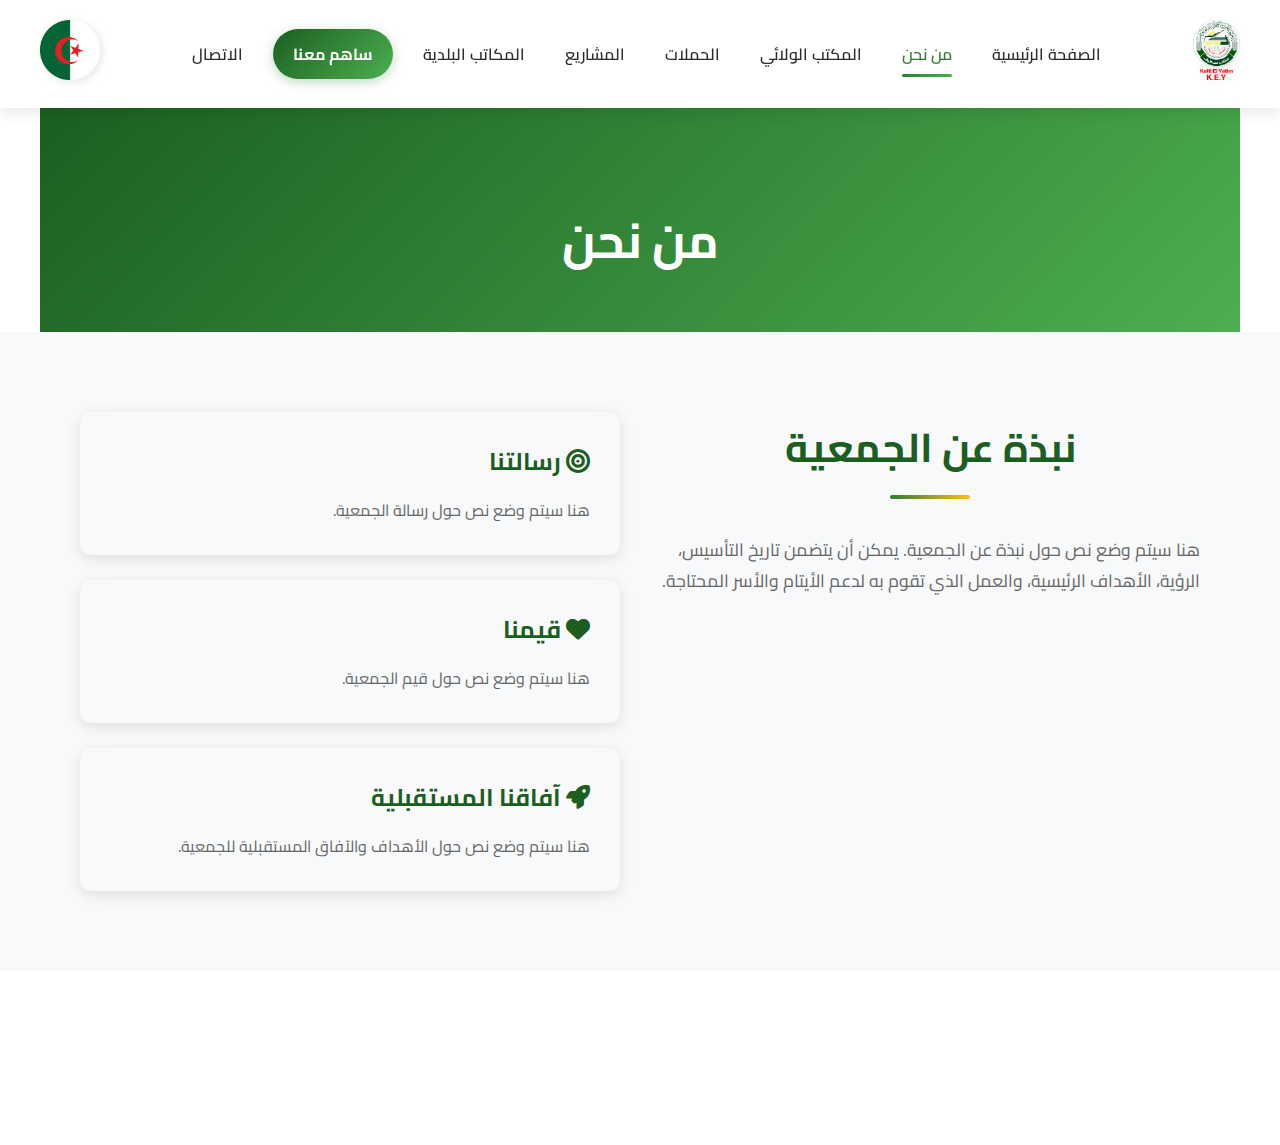
<file: about.html>
<!DOCTYPE html>
<html lang="ar" dir="rtl">
<head>
  <meta charset="UTF-8">
  <meta name="viewport" content="width=device-width, initial-scale=1.0">
  <title>من نحن - الجمعية الخيرية كافل اليتيم</title>
  <link href="https://fonts.googleapis.com/css2?family=Cairo:wght@300;400;600;700&display=swap" rel="stylesheet">
  <link href="https://cdnjs.cloudflare.com/ajax/libs/font-awesome/6.0.0/css/all.min.css" rel="stylesheet">
  <link rel="stylesheet" href="style.css">
</head>
<body>
  <div class="menu-overlay" id="menuOverlay"></div>

  <header class="loading">
    <div class="logo logo-right">
      <img src="images/logo1.png" alt="شعار 01">
    </div>

    <nav class="nav-links">
      <a href="index.html">الصفحة الرئيسية</a>
      <a href="about.html" class="active">من نحن</a>
      <a href="wilaya.html">المكتب الولائي</a>
      <a href="campaigns.html">الحملات</a>
      <a href="projects.html">المشاريع</a>
      <a href="local.html">المكاتب البلدية</a>
      <a href="donate.html" class="btn-donate">ساهم معنا</a>
      <a href="contact.html">الاتصال</a>
    </nav>

    <div class="logo logo-left">
      <img src="images/logo2.png" alt="شعار 02">
    </div>

    <div class="mobile-controls">
      <a href="donate.html" class="btn-donate">ساهم معنا</a>
      <button class="menu-toggle" id="menuToggle">
        <i class="fas fa-bars"></i>
      </button>
    </div>
  </header>

  <div class="mobile-menu" id="mobileMenu">
    <button class="close-menu" id="closeMenu">
      <i class="fas fa-times"></i>
    </button>
    <a href="index.html">الصفحة الرئيسية</a>
    <a href="about.html" class="active">من نحن</a>
    <a href="wilaya.html">المكتب الولائي</a>
    <a href="campaigns.html">الحملات</a>
    <a href="projects.html">المشاريع</a>
    <a href="local.html">المكاتب البلدية</a>
    <a href="donate.html" class="btn-donate">ساهم معنا</a>
    <a href="contact.html">الاتصال</a>
  </div>

  <main>
    <section class="page-header loading">
        <h1>من نحن</h1>
    </section>

    <section id="about-us" class="loading">
        <div class="about-content">
            <div class="about-text">
                <h2>نبذة عن الجمعية</h2>
                <p>هنا سيتم وضع نص حول نبذة عن الجمعية. يمكن أن يتضمن تاريخ التأسيس، الرؤية، الأهداف الرئيسية، والعمل الذي تقوم به لدعم الأيتام والأسر المحتاجة.</p>
            </div>
            <div class="about-sections">
                <div class="about-section-card">
                    <h3><i class="fas fa-bullseye"></i> رسالتنا</h3>
                    <p>هنا سيتم وضع نص حول رسالة الجمعية.</p>
                </div>
                <div class="about-section-card">
                    <h3><i class="fas fa-heart"></i> قيمنا</h3>
                    <p>هنا سيتم وضع نص حول قيم الجمعية.</p>
                </div>
                <div class="about-section-card">
                    <h3><i class="fas fa-rocket"></i> آفاقنا المستقبلية</h3>
                    <p>هنا سيتم وضع نص حول الأهداف والآفاق المستقبلية للجمعية.</p>
                </div>
            </div>
        </div>
    </section>

  </main>

  <footer class="loading">
    <div class="footer-line"></div>
    <p>© 2025 الجمعية الخيرية كافل اليتيم الوطنية - المكتب الولائي سطيف</p>
    <p class="design-credit">من تصميم أبناء الجمعية</p>
  </footer>

  <script src="script.js"></script>
</body>
</html>
</file>
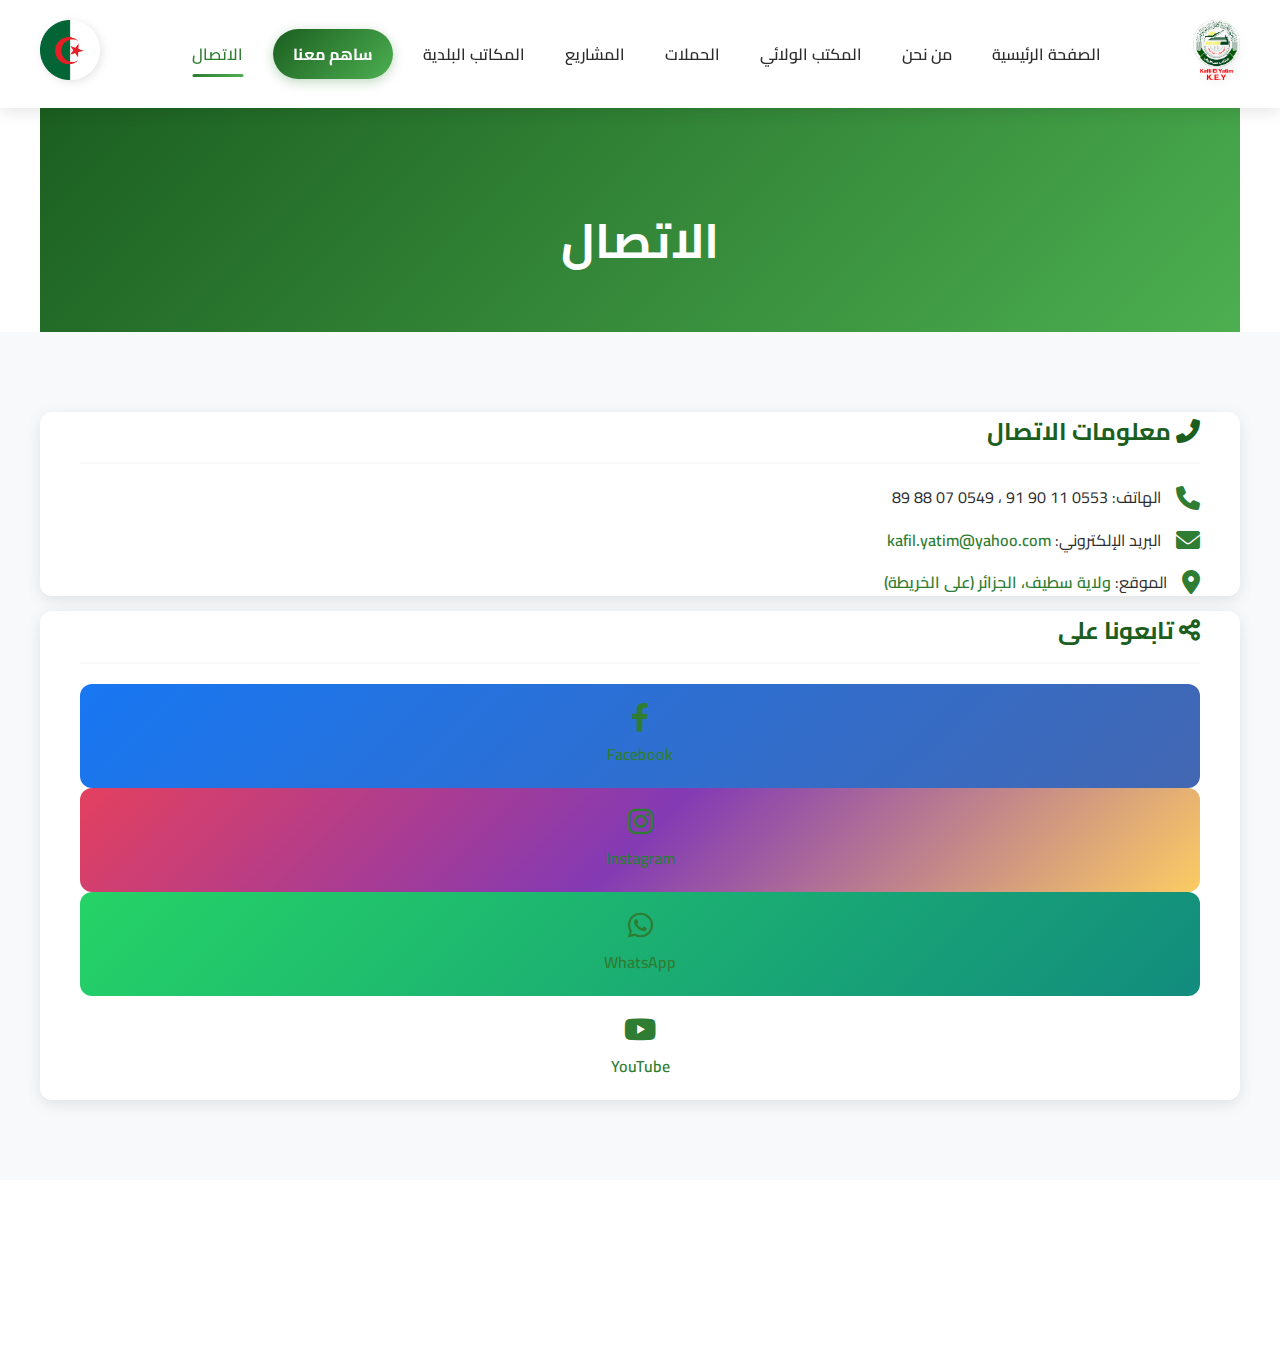
<file: contact.html>
<!DOCTYPE html>
<html lang="ar" dir="rtl">
<head>
  <meta charset="UTF-8">
  <meta name="viewport" content="width=device-width, initial-scale=1.0">
  <title>الاتصال - الجمعية الخيرية كافل اليتيم</title>
  <link href="https://fonts.googleapis.com/css2?family=Cairo:wght@300;400;600;700&display=swap" rel="stylesheet">
  <link href="https://cdnjs.cloudflare.com/ajax/libs/font-awesome/6.0.0/css/all.min.css" rel="stylesheet">
  <link rel="stylesheet" href="style.css">
</head>
<body>
  <div class="menu-overlay" id="menuOverlay"></div>

  <header class="loading">
    <div class="logo logo-right">
      <img src="images/logo1.png" alt="شعار 01">
    </div>

    <nav class="nav-links">
      <a href="index.html">الصفحة الرئيسية</a>
      <a href="about.html">من نحن</a>
      <a href="wilaya.html">المكتب الولائي</a>
      <a href="campaigns.html">الحملات</a>
      <a href="projects.html">المشاريع</a>
      <a href="local.html">المكاتب البلدية</a>
      <a href="donate.html" class="btn-donate">ساهم معنا</a>
      <a href="contact.html" class="active">الاتصال</a>
    </nav>

    <div class="logo logo-left">
      <img src="images/logo2.png" alt="شعار 02">
    </div>

    <div class="mobile-controls">
      <a href="donate.html" class="btn-donate">ساهم معنا</a>
      <button class="menu-toggle" id="menuToggle">
        <i class="fas fa-bars"></i>
      </button>
    </div>
  </header>

  <div class="mobile-menu" id="mobileMenu">
    <button class="close-menu" id="closeMenu">
      <i class="fas fa-times"></i>
    </button>
    <a href="index.html">الصفحة الرئيسية</a>
    <a href="about.html">من نحن</a>
    <a href="wilaya.html">المكتب الولائي</a>
    <a href="campaigns.html">الحملات</a>
    <a href="projects.html">المشاريع</a>
    <a href="local.html">المكاتب البلدية</a>
    <a href="donate.html" class="btn-donate">ساهم معنا</a>
    <a href="contact.html" class="active">الاتصال</a>
  </div>

  <main>
    <section class="page-header loading">
        <h1>الاتصال</h1>
    </section>

    <section id="contact-page" class="loading">
        <div class="contact-section">
            <h3><i class="fas fa-phone-alt"></i> معلومات الاتصال</h3>
            <ul class="contact-info-list">
                <li><i class="fas fa-phone"></i> <span>الهاتف: 0553 11 90 91 ، 0549 07 88 89</span></li>
                <li><i class="fas fa-envelope"></i> <span>البريد الإلكتروني: <a href="mailto:kafil.yatim@yahoo.com">kafil.yatim@yahoo.com</a></span></li>
                <li><i class="fas fa-map-marker-alt"></i> <span>الموقع: <a href="https://maps.google.com/?q=Setif,Algeria" target="_blank">ولاية سطيف، الجزائر (على الخريطة)</a></span></li>
            </ul>
        </div>

        <div class="contact-section">
            <h3><i class="fas fa-share-alt"></i> تابعونا على</h3>
            <div class="social-links-list">
                <a href="https://facebook.com" target="_blank" class="social-link facebook">
                    <i class="fab fa-facebook-f"></i>
                    <span>Facebook</span>
                </a>
                <a href="https://instagram.com" target="_blank" class="social-link instagram">
                    <i class="fab fa-instagram"></i>
                    <span>Instagram</span>
                </a>
                <a href="https://wa.me/213553119091" target="_blank" class="social-link whatsapp">
                    <i class="fab fa-whatsapp"></i>
                    <span>WhatsApp</span>
                </a>
                <a href="https://youtube.com" target="_blank" class="social-link youtube">
                    <i class="fab fa-youtube"></i>
                    <span>YouTube</span>
                </a>
            </div>
        </div>
    </section>
  </main>

  <footer class="loading">
    <div class="footer-line"></div>
    <p>© 2025 الجمعية الخيرية كافل اليتيم الوطنية - المكتب الولائي سطيف</p>
    <p class="design-credit">من تصميم أبناء الجمعية</p>
  </footer>

  <script src="script.js"></script>
</body>
</html>
</file>
<file: style.css>
:root {
  --primary-color: #2e7d32;
  --primary-light: #4caf50;
  --primary-dark: #1b5e20;
  --secondary-color: #ff7043;
  --accent-color: #ffc107;
  --text-dark: #2c2c2c;
  --text-light: #666;
  --background-light: #f8f9fa;
  --white: #ffffff;
  --shadow: 0 4px 15px rgba(0,0,0,0.1);
  --shadow-hover: 0 8px 25px rgba(0,0,0,0.15);
  --border-radius: 12px;
  --transition: all 0.3s cubic-bezier(0.4, 0, 0.2, 1);
}

* {
  margin: 0;
  padding: 0;
  box-sizing: border-box;
}

body {
  font-family: 'Cairo', sans-serif;
  background: var(--white);
  color: var(--text-dark);
  line-height: 1.7;
  overflow-x: hidden;
  direction: rtl;
  text-align: right;
}

/* تحسين الهيدر */
header {
  display: flex;
  align-items: center;
  justify-content: space-between;
  background: var(--white);
  padding: 20px 40px;
  position: fixed;
  top: 0;
  left: 0;
  right: 0;
  box-shadow: var(--shadow);
  z-index: 1000;
  backdrop-filter: blur(10px);
  transition: var(--transition);
}

.logo img {
  height: 60px;
  transition: var(--transition);
  filter: drop-shadow(2px 2px 4px rgba(0,0,0,0.1));
}

.logo img:hover {
  transform: scale(1.05);
}

.logo-right { order: 1; }
.nav-links { order: 2; flex: 1; text-align: center; }
.logo-left { order: 3; }

.nav-links a {
  margin: 0 18px;
  text-decoration: none;
  color: var(--text-dark);
  font-weight: 600;
  font-size: 16px;
  position: relative;
  transition: var(--transition);
}

.nav-links a::before {
  content: '';
  position: absolute;
  bottom: -8px;
  left: 50%;
  transform: translateX(-50%);
  width: 0;
  height: 3px;
  background: linear-gradient(90deg, var(--primary-color), var(--primary-light));
  border-radius: 2px;
  transition: var(--transition);
}

.nav-links a:hover::before,
.nav-links a.active::before {
  width: 100%;
}

.nav-links a:hover,
.nav-links a.active {
  color: var(--primary-color);
}

.nav-links .btn-donate {
  background: linear-gradient(135deg, var(--primary-dark), var(--primary-light));
  color: var(--white) !important;
  padding: 10px 20px;
  border-radius: 25px;
  font-weight: 700;
  text-decoration: none;
  box-shadow: 0 3px 12px rgba(46, 125, 50, 0.3);
  transition: var(--transition);
  position: relative;
  overflow: hidden;
  margin: 0 8px;
}

.nav-links .btn-donate::before {
  content: '';
  position: absolute;
  top: 0;
  left: -100%;
  width: 100%;
  height: 100%;
  background: linear-gradient(90deg, transparent, rgba(255,255,255,0.2), transparent);
  transition: var(--transition);
}

.nav-links .btn-donate:hover::before {
  left: 100%;
}

.nav-links .btn-donate:hover {
  transform: translateY(-2px);
  box-shadow: 0 6px 20px rgba(46, 125, 50, 0.4);
}

/* منع التأثيرات العادية للروابط على زر ساهم معنا في القائمة الرئيسية */
.nav-links .btn-donate::after {
  display: none;
}

/* زر ساهم معنا في الهاتف المحمول */
.mobile-controls .btn-donate {
  background: linear-gradient(135deg, var(--primary-dark), var(--primary-light));
  color: var(--white) !important;
  padding: 10px 18px;
  border-radius: 25px;
  font-weight: 700;
  text-decoration: none;
  box-shadow: 0 3px 12px rgba(46, 125, 50, 0.3);
  transition: var(--transition);
  font-size: 14px;
}

/* إضافة مساحة للهيدر الثابت */
main {
  margin-top: 100px;
}

/* تحسين الأقسام */
section {
  padding: 80px 40px;
  max-width: 1200px;
  margin: 0 auto;
  animation: fadeInUp 0.8s ease-out;
}

@keyframes fadeInUp {
  from {
    opacity: 0;
    transform: translateY(30px);
  }
  to {
    opacity: 1;
    transform: translateY(0);
  }
}

section:nth-child(even) {
  background: var(--background-light);
  margin: 0;
  max-width: none;
  padding: 80px 0;
}

section:nth-child(even) > * {
  max-width: 1200px;
  margin: 0 auto;
  padding: 0 40px;
}

h2 {
  font-size: 2.5rem;
  font-weight: 700;
  color: var(--primary-dark);
  text-align: center;
  margin-bottom: 50px;
  position: relative;
}

h2::after {
  content: '';
  position: absolute;
  bottom: -15px;
  left: 50%;
  transform: translateX(-50%);
  width: 80px;
  height: 4px;
  background: linear-gradient(90deg, var(--primary-color), var(--accent-color));
  border-radius: 2px;
}

/* زيادة المسافة أسفل عنوان "الحملات" */
#campaigns h2 {
  margin-bottom: 70px;
}

/* تحسين قائمة الأخبار */
#news-list {
  list-style: none;
  display: grid;
  gap: 20px;
}

#news-list li {
  background: var(--white);
  padding: 25px;
  border-radius: var(--border-radius);
  box-shadow: var(--shadow);
  transition: var(--transition);
  border-right: 4px solid var(--primary-color);
  position: relative;
  overflow: hidden;
}

#news-list li::before {
  content: '\f1ea';
  font-family: "Font Awesome 6 Free";
  font-weight: 900;
  position: absolute;
  top: 20px;
  left: 20px;
  color: var(--primary-light);
  font-size: 1.2rem;
}

#news-list li:hover {
  transform: translateY(-5px);
  box-shadow: var(--shadow-hover);
}

/* تنسيق الحملات والمشاريع الجديدة */
.campaigns-grid {
  display: grid;
  grid-template-columns: repeat(auto-fit, minmax(450px, 1fr));
  gap: 30px;
}

.campaign-card {
  display: flex;
  background: var(--white);
  border-radius: var(--border-radius);
  box-shadow: var(--shadow);
  overflow: hidden;
  transition: var(--transition);
  direction: rtl;
}

.campaign-card:hover {
  transform: translateY(-8px);
  box-shadow: var(--shadow-hover);
}

.campaign-card a {
    text-decoration: none;
    color: inherit;
}

.campaign-card .card-image {
  flex-shrink: 0;
  width: 200px;
  height: auto;
  overflow: hidden;
}

.campaign-card .card-image img {
  width: 100%;
  height: auto;
  border-radius: var(--border-radius) 0 0 var(--border-radius);
  object-fit: cover;
}

.campaign-card .card-content {
  padding: 25px;
  display: flex;
  flex-direction: column;
  justify-content: flex-start;
  flex-grow: 1;
}

.campaign-card h3 {
  font-size: 1.4rem;
  font-weight: 700;
  color: var(--primary-dark);
  margin-bottom: 15px;
}

.campaign-card p {
  color: var(--text-light);
  line-height: 1.6;
}

/* تنسيق زر "تعرف على المزيد" */
.btn-more {
  display: inline-block;
  background: var(--primary-color);
  color: var(--white);
  padding: 8px 15px;
  border-radius: 25px;
  text-decoration: none;
  font-weight: 600;
  transition: var(--transition);
  margin-top: 15px;
  border: 2px solid var(--primary-color);
  position: relative;
  overflow: hidden;
}

.btn-more::before {
  content: '';
  position: absolute;
  top: 0;
  left: -100%;
  width: 100%;
  height: 100%;
  background: linear-gradient(90deg, transparent, rgba(255,255,255,0.2), transparent);
  transition: left 0.4s ease-in-out;
}

.btn-more:hover {
  background: var(--primary-dark);
  border-color: var(--primary-dark);
  transform: translateY(-2px);
  box-shadow: 0 4px 15px rgba(0,0,0,0.1);
}

.btn-more:hover::before {
  left: 100%;
}

/* تصميم المشاريع الجديد */
.projects-container {
    display: flex;
    flex-wrap: wrap;
    justify-content: center;
    gap: 15px;
    margin-top: 50px;
}

.project-card-new {
    flex-grow: 1;
    display: flex;
    align-items: center;
    justify-content: center;
    gap: 10px;
    background-color: var(--primary-light);
    color: var(--white);
    padding: 20px 30px;
    border-radius: 10px;
    box-shadow: var(--shadow);
    text-decoration: none;
    font-size: 1.2rem;
    font-weight: 600;
    transition: var(--transition);
    min-width: 250px;
}

.project-card-new:hover {
    background-color: var(--primary-dark);
    transform: translateY(-5px);
    box-shadow: var(--shadow-hover);
}

.project-card-new i {
    font-size: 1.8rem;
}

.suggest-idea-box {
    flex-grow: 1;
    display: flex;
    align-items: center;
    justify-content: center;
    min-width: 250px;
}

.suggest-idea-box a {
    display: flex;
    align-items: center;
    justify-content: center;
    gap: 10px;
    background-color: var(--white);
    color: var(--primary-color);
    padding: 20px 30px;
    border: 2px solid var(--primary-color);
    border-radius: 10px;
    box-shadow: var(--shadow);
    text-decoration: none;
    font-size: 1.2rem;
    font-weight: 600;
    width: 100%;
    height: 100%;
    transition: var(--transition);
}

.suggest-idea-box a:hover {
    background-color: var(--primary-light);
    color: var(--white);
    transform: translateY(-5px);
    box-shadow: var(--shadow-hover);
}

/* تصميم الإحصائيات الجديد */
.stats-grid-new {
    display: grid;
    grid-template-columns: repeat(auto-fit, minmax(280px, 1fr));
    gap: 25px;
    margin-top: 50px;
    text-align: center;
}

.stat-item-new {
    background: var(--background-light);
    padding: 30px;
    border-radius: var(--border-radius);
    box-shadow: var(--shadow);
    border-bottom: 5px solid var(--primary-color);
    transition: var(--transition);
}

.stat-item-new:hover {
    transform: translateY(-5px);
    box-shadow: var(--shadow-hover);
}

.stat-item-new i {
    font-size: 2.5rem;
    color: var(--primary-color);
    margin-bottom: 15px;
}

.stat-item-new h3 {
    font-size: 2.8rem;
    font-weight: 700;
    color: var(--primary-dark);
    margin: 0;
}

.stat-item-new p {
    font-size: 1rem;
    color: var(--text-light);
    margin-top: 5px;
}

/* قسم التطوع */
#volunteer {
  background: linear-gradient(135deg, var(--primary-dark), var(--primary-color));
  color: var(--white);
  text-align: center;
  border-radius: var(--border-radius);
  position: relative;
  overflow: hidden;
}

#volunteer::before {
  content: '';
  position: absolute;
  top: 0;
  left: 0;
  right: 0;
  bottom: 0;
  background: url('data:image/svg+xml,<svg xmlns="http://www.w3.org/2000/svg" viewBox="0 0 100 100"><defs><pattern id="grain" width="100" height="100" patternUnits="userSpaceOnUse"><circle cx="25" cy="25" r="1" fill="white" opacity="0.1"/><circle cx="75" cy="75" r="1" fill="white" opacity="0.1"/></pattern></defs><rect width="100" height="100" fill="url(%23grain)"/></svg>');
  opacity: 0.1;
}

#volunteer h2 {
  color: var(--white);
}

#volunteer h2::after {
  background: var(--white);
}

#volunteer p {
  font-size: 1.3rem;
  margin-bottom: 40px;
  position: relative;
  z-index: 1;
}

/* معلومات الاتصال */
#contact-info {
  background: var(--background-light);
}

.contact-grid {
  display: grid;
  grid-template-columns: 1fr 1fr;
  gap: 40px;
  margin: 40px 0;
}

/* مربع الحسابات البنكية */
.bank-accounts-box {
  background: var(--white);
  padding: 30px;
  border-radius: var(--border-radius);
  box-shadow: var(--shadow);
  border-right: 5px solid var(--primary-color);
}

.bank-accounts-box h3 {
  color: var(--primary-dark);
  font-size: 1.4rem;
  margin-bottom: 25px;
  text-align: center;
  border-bottom: 2px solid var(--background-light);
  padding-bottom: 15px;
}

.bank-item {
  display: flex;
  align-items: center;
  gap: 20px;
  margin-bottom: 25px;
  padding: 20px;
  background: var(--background-light);
  border-radius: 10px;
  transition: var(--transition);
}

.bank-item:hover {
  transform: translateY(-3px);
  box-shadow: 0 5px 15px rgba(0,0,0,0.1);
}

.bank-logo img {
  width: 80px;
  height: 50px;
  object-fit: contain;
  border-radius: 6px;
  background: var(--white);
  padding: 5px;
}

.bank-details {
  flex: 1;
}

.bank-name {
  font-weight: 600;
  color: var(--text-dark);
  margin-bottom: 5px;
  font-size: 1.1rem;
}

.account-number {
  font-family: 'Courier New', monospace;
  font-size: 1.2rem;
  font-weight: 700;
  color: var(--primary-color);
  background: var(--white);
  padding: 8px 12px;
  border-radius: 6px;
  border: 2px dashed var(--primary-light);
  letter-spacing: 2px;
}

/* مربع الموقع والتواصل */
.location-social-box {
  background: var(--white);
  padding: 30px;
  border-radius: var(--border-radius);
  box-shadow: var(--shadow);
  border-left: 5px solid var(--secondary-color);
}

.location-section {
  margin-bottom: 30px;
}

.location-section h3,
.social-section h3 {
  color: var(--primary-dark);
  font-size: 1.4rem;
  margin-bottom: 20px;
  display: flex;
  align-items: center;
  gap: 10px;
}

.address {
  font-size: 1.1rem;
  color: var(--text-light);
  margin-bottom: 20px;
  padding: 10px 15px;
  background: var(--background-light);
  border-radius: 8px;
}

.map-link {
  display: block;
  text-decoration: none;
  border-radius: 10px;
  overflow: hidden;
  transition: var(--transition);
  position: relative;
  margin-bottom: 20px;
}

.map-link:hover {
  transform: scale(1.02);
  box-shadow: 0 8px 20px rgba(0,0,0,0.15);
}

.map-link img {
  width: 100%;
  height: 120px;
  object-fit: cover;
}

.map-link span {
  position: absolute;
  bottom: 0;
  left: 0;
  right: 0;
  background: linear-gradient(transparent, rgba(0,0,0,0.7));
  color: var(--white);
  padding: 15px;
  font-weight: 600;
  text-align: center;
}

.phone {
  font-size: 1.1rem;
  font-weight: 600;
  color: var(--primary-color);
  background: var(--background-light);
  padding: 12px 15px;
  border-radius: 8px;
  text-align: center;
}

/* شبكات التواصل */
.social-links {
  display: grid;
  grid-template-columns: repeat(3, 1fr);
  gap: 15px;
}

.social-link {
  display: flex;
  flex-direction: column;
  align-items: center;
  gap: 8px;
  padding: 20px 15px;
  border-radius: 12px;
  text-decoration: none;
  color: var(--white);
  font-weight: 600;
  transition: var(--transition);
  position: relative;
  overflow: hidden;
}

.social-link::before {
  content: '';
  position: absolute;
  top: 0;
  left: -100%;
  width: 100%;
  height: 100%;
  background: linear-gradient(90deg, transparent, rgba(255,255,255,0.2), transparent);
  transition: var(--transition);
}

.social-link:hover::before {
  left: 100%;
}

.social-link:hover {
  transform: translateY(-5px);
  box-shadow: 0 8px 20px rgba(0,0,0,0.3);
}

.social-link i {
  font-size: 1.8rem;
}

.social-link.facebook {
  background: linear-gradient(135deg, #1877f2, #4267b2);
}

.social-link.instagram {
  background: linear-gradient(135deg, #e4405f, #833ab4, #fccc63);
}

.social-link.whatsapp {
  background: linear-gradient(135deg, #25d366, #128c7e);
}

/* معلومات إضافية */
.additional-info {
  text-align: center;
  margin-top: 30px;
  padding-top: 30px;
  border-top: 2px solid var(--primary-light);
}

.additional-info p {
  font-size: 1.1rem;
  color: var(--text-light);
}

.additional-info a {
  color: var(--primary-color);
  text-decoration: none;
  font-weight: 600;
  transition: var(--transition);
}

.additional-info a:hover {
  color: var(--primary-dark);
  text-decoration: underline;
}

/* الفوتر */
footer {
  background: var(--primary-dark);
  color: var(--white);
  text-align: center;
  padding: 30px 40px;
  position: relative;
}

.footer-line {
  width: 100px;
  height: 3px;
  background: linear-gradient(90deg, var(--accent-color), var(--primary-light));
  margin: 0 auto 20px;
  border-radius: 2px;
}

.design-credit {
  font-size: 0.9rem;
  color: rgba(255,255,255,0.7);
  margin-top: 10px;
}

/* الهاتف المحمول - عناصر التحكم */
.mobile-controls {
  display: none;
  gap: 15px;
  align-items: center;
}

.menu-toggle {
  background: var(--primary-color);
  border: none;
  font-size: 20px;
  color: var(--white);
  padding: 10px 15px;
  border-radius: 8px;
  cursor: pointer;
  transition: var(--transition);
}

.menu-toggle:hover {
  background: var(--primary-dark);
  transform: scale(1.05);
}

.mobile-menu {
  position: fixed;
  top: 0;
  right: -100%;
  width: 70%;
  height: 100vh;
  background: var(--white);
  box-shadow: -8px 0 25px rgba(0,0,0,0.15);
  display: flex;
  flex-direction: column;
  padding: 30px;
  transition: right 0.4s cubic-bezier(0.4, 0, 0.2, 1);
  z-index: 2000;
}

.mobile-menu.active {
  right: 0;
}

.mobile-menu a {
  margin: 15px 0;
  text-decoration: none;
  color: var(--text-dark);
  font-weight: 600;
  font-size: 1.1rem;
  padding: 15px 20px;
  border-radius: 8px;
  transition: var(--transition);
}

.mobile-menu a:hover,
.mobile-menu a.active {
  background: var(--background-light);
  color: var(--primary-color);
}

.close-menu {
  align-self: flex-end;
  background: none;
  border: none;
  font-size: 28px;
  cursor: pointer;
  margin-bottom: 30px;
  color: var(--text-dark);
  transition: var(--transition);
}

.close-menu:hover {
  color: var(--primary-color);
  transform: rotate(90deg);
}

/* القائمة المنسدلة - زر ساهم معنا */
.mobile-menu .btn-donate {
  background: linear-gradient(135deg, var(--primary-dark), var(--primary-light));
  color: var(--white) !important;
  text-align: center;
  border-radius: 25px;
  margin: 20px 0;
  padding: 12px 20px;
  font-weight: 700;
  box-shadow: 0 4px 15px rgba(46, 125, 50, 0.3);
}

.mobile-menu .btn-donate:hover {
  background: linear-gradient(135deg, var(--primary-color), var(--primary-light));
  transform: translateY(-2px);
  box-shadow: 0 6px 20px rgba(46, 125, 50, 0.4);
}

/* Overlay للقائمة */
.menu-overlay {
  position: fixed;
  top: 0;
  left: 0;
  right: 0;
  bottom: 0;
  background: rgba(0,0,0,0.5);
  opacity: 0;
  visibility: hidden;
  transition: var(--transition);
  z-index: 1500;
}

.menu-overlay.active {
  opacity: 1;
  visibility: visible;
}

/* الصفحات الداخلية */
.page-header {
    background: linear-gradient(135deg, var(--primary-dark), var(--primary-light));
    color: var(--white);
    padding: 100px 40px 50px;
    text-align: center;
}

.page-header h1 {
    font-size: 3rem;
    font-weight: 700;
    margin: 0;
}

/* صفحات من نحن */
.about-content {
    display: grid;
    grid-template-columns: 1fr 1fr;
    gap: 40px;
    margin-top: 40px;
}

.about-text {
    line-height: 1.8;
    font-size: 1.1rem;
    color: var(--text-light);
}

.about-sections {
    display: flex;
    flex-direction: column;
    gap: 25px;
}

.about-section-card {
    background: var(--background-light);
    padding: 30px;
    border-radius: var(--border-radius);
    box-shadow: var(--shadow);
    transition: var(--transition);
}

.about-section-card:hover {
    transform: translateY(-5px);
    box-shadow: var(--shadow-hover);
}

.about-section-card h3 {
    color: var(--primary-dark);
    font-size: 1.5rem;
    margin-bottom: 15px;
}

.about-section-card p {
    color: var(--text-light);
}

/* صفحة المكتب الولائي */
.wilaya-content {
    display: grid;
    grid-template-columns: 1fr 1fr;
    gap: 40px;
    margin-top: 40px;
}

.wilaya-info-box {
    background: var(--background-light);
    padding: 30px;
    border-radius: var(--border-radius);
    box-shadow: var(--shadow);
}

.wilaya-info-box h3 {
    color: var(--primary-dark);
    font-size: 1.5rem;
    margin-bottom: 15px;
}

.wilaya-info-box p {
    color: var(--text-light);
}

.wilaya-image-box {
    background: var(--white);
    padding: 20px;
    border-radius: var(--border-radius);
    box-shadow: var(--shadow);
    display: flex;
    justify-content: center;
    align-items: center;
}

.wilaya-image-box img {
    width: 100%;
    height: auto;
    border-radius: 8px;
}

.president-message {
    margin-top: 50px;
    padding: 40px;
    background: var(--primary-color);
    color: var(--white);
    border-radius: var(--border-radius);
    box-shadow: var(--shadow);
}

.president-message h3 {
    text-align: center;
    font-size: 1.8rem;
    margin-bottom: 20px;
    color: var(--accent-color);
}

.honorary-members {
    margin-top: 50px;
}

.honorary-members-carousel {
    display: flex;
    overflow-x: auto;
    gap: 20px;
    padding-bottom: 20px;
    scrollbar-width: thin;
    scrollbar-color: var(--primary-light) var(--background-light);
}

.honorary-member-card {
    flex-shrink: 0;
    width: 200px;
    background: var(--white);
    border-radius: var(--border-radius);
    box-shadow: var(--shadow);
    text-align: center;
    padding: 20px;
    transition: var(--transition);
}

.honorary-member-card:hover {
    transform: translateY(-5px);
    box-shadow: var(--shadow-hover);
}

.honorary-member-card img {
    width: 120px;
    height: 120px;
    border-radius: 50%;
    object-fit: cover;
    border: 3px solid var(--primary-light);
    margin-bottom: 15px;
}

.honorary-member-card h4 {
    font-size: 1.1rem;
    font-weight: 600;
    color: var(--primary-dark);
}

/* صفحات الحملات والمشاريع */
.campaigns-page-grid,
.projects-page-grid {
    display: grid;
    grid-template-columns: 1fr;
    gap: 40px;
    margin-top: 40px;
}

.campaign-page-card,
.project-page-card {
    display: flex;
    background: var(--white);
    border-radius: var(--border-radius);
    box-shadow: var(--shadow);
    overflow: hidden;
    direction: rtl;
    width: 100%;
}

.campaign-page-card:hover,
.project-page-card:hover {
    transform: translateY(-8px);
    box-shadow: var(--shadow-hover);
}

.campaign-page-card .card-image,
.project-page-card .card-image {
    width: 400px;
    height: auto;
}

.campaign-page-card .card-image img,
.project-page-card .card-image img {
    width: 100%;
    height: 100%;
    object-fit: cover;
}

.campaign-page-card .card-content,
.project-page-card .card-content {
    padding: 30px;
    flex-grow: 1;
}

.campaign-page-card h3,
.project-page-card h3 {
    font-size: 2rem;
    font-weight: 700;
    color: var(--primary-dark);
    margin-bottom: 15px;
}

/* صفحة المكاتب البلدية */
.local-offices-grid {
    display: grid;
    grid-template-columns: repeat(auto-fit, minmax(280px, 1fr));
    gap: 25px;
    margin-top: 40px;
}

.local-office-card {
    background: var(--white);
    border-radius: var(--border-radius);
    box-shadow: var(--shadow);
    overflow: hidden;
    text-decoration: none;
    color: var(--text-dark);
    text-align: center;
    transition: var(--transition);
}

.local-office-card:hover {
    transform: translateY(-5px);
    box-shadow: var(--shadow-hover);
}

.local-office-card img {
    width: 100%;
    height: 200px;
    object-fit: cover;
}

.local-office-card h4 {
    font-size: 1.2rem;
    font-weight: 600;
    padding: 15px;
    background: var(--background-light);
    border-top: 2px solid var(--primary-light);
}

/* صفحة ساهم معنا */
.donate-sections {
    display: flex;
    flex-direction: column;
    gap: 50px;
    margin-top: 40px;
}

.donate-section {
    background: var(--white);
    border-radius: var(--border-radius);
    box-shadow: var(--shadow);
    overflow: hidden;
}

.donate-section-header {
    background: var(--primary-color);
    color: var(--white);
    padding: 20px;
    text-align: center;
}

.donate-section-header h3 {
    font-size: 1.8rem;
    margin: 0;
}

.donate-section-content {
    padding: 30px;
    background: var(--white);
}

.donate-section-content p {
    font-size: 1.1rem;
    color: var(--text-light);
}

.donate-section-content .bank-accounts-box {
    box-shadow: none;
    border: none;
    padding: 0;
}

.donate-section-content .phone-numbers {
    display: flex;
    flex-direction: column;
    gap: 10px;
    margin-top: 20px;
    text-align: center;
}

/* صفحة الاتصال */
.contact-section {
    background: var(--white);
    padding: 40px;
    border-radius: var(--border-radius);
    box-shadow: var(--shadow);
    margin-top: 40px;
}

.contact-section h3 {
    color: var(--primary-dark);
    font-size: 1.5rem;
    margin-bottom: 20px;
    border-bottom: 2px solid var(--background-light);
    padding-bottom: 10px;
}

.contact-section p {
    font-size: 1.1rem;
    color: var(--text-light);
    margin-bottom: 10px;
}

.contact-section a {
    color: var(--primary-color);
    text-decoration: none;
    font-weight: 600;
}

.contact-section .contact-info-list {
    list-style: none;
    padding: 0;
}

.contact-section .contact-info-list li {
    margin-bottom: 15px;
    display: flex;
    align-items: center;
    gap: 15px;
}

.contact-section .contact-info-list li i {
    font-size: 1.5rem;
    color: var(--primary-color);
}

/* تجاوب الأجهزة للمربعين */
@media (max-width: 768px) {
  .contact-grid {
    grid-template-columns: 1fr;
    gap: 20px;
  }
  
  .bank-accounts-box,
  .location-social-box {
    padding: 20px;
  }
  
  .bank-item {
    flex-direction: column;
    text-align: center;
    gap: 15px;
  }
  
  .social-links {
    grid-template-columns: 1fr;
    gap: 12px;
  }
  
  .social-link {
    flex-direction: row;
    justify-content: center;
    padding: 15px 20px;
  }
  
  .map-link img {
    height: 150px;
  }

  .campaigns-grid {
    grid-template-columns: 1fr;
    gap: 20px;
  }
  
  .campaign-card {
    flex-direction: column; /* ترتيب الصورة والنص عموديًا */
    text-align: center;
  }
  
  .campaign-card .card-image {
    width: 100%;
    height: 200px;
    border-radius: var(--border-radius) var(--border-radius) 0 0;
  }
  
  .campaign-card .card-image img {
    border-radius: var(--border-radius) var(--border-radius) 0 0;
    height: 100%;
  }

  .campaign-card .card-content {
    padding: 20px;
    align-items: center; /* توسيط العناصر في وضع الهاتف */
  }

  .btn-more {
    margin-top: 10px; /* تعديل المسافة للزر في وضع الهاتف */
  }

    .about-content,
    .wilaya-content {
        grid-template-columns: 1fr;
    }
    
    .honorary-members-carousel {
        flex-wrap: nowrap;
    }
}

/* تجاوب الأجهزة */
@media (max-width: 768px) {
  .nav-links {
    display: none;
  }

  .mobile-controls {
    display: flex;
  }

  header {
    padding: 15px 20px;
  }

  .logo img {
    height: 50px;
  }

  section {
    padding: 60px 20px;
  }

  section:nth-child(even) > * {
    padding: 0 20px;
  }

  h2 {
    font-size: 2rem;
  }

  .stats-grid-new {
    grid-template-columns: 1fr;
    gap: 20px;
  }

  .stat-item h3 {
    font-size: 2.5rem;
  }

  #projects ul {
    grid-template-columns: 1fr;
    gap: 20px;
  }

  main {
    margin-top: 80px;
  }

  .campaigns-page-grid .campaign-page-card,
  .projects-page-grid .project-page-card {
    flex-direction: column;
  }

  .campaign-page-card .card-image,
  .project-page-card .card-image {
    width: 100%;
    height: 250px;
  }
  .local-offices-grid {
    grid-template-columns: repeat(auto-fit, minmax(200px, 1fr));
  }
}

@media (max-width: 480px) {
  .mobile-menu {
    width: 85%;
  }

  .mobile-controls .btn-donate {
    padding: 10px 18px;
    font-size: 14px;
  }

  .stat-item {
    padding: 30px 20px;
  }

  #volunteer p {
    font-size: 1.1rem;
  }
}

/* تأثيرات تحميل */
.loading {
  opacity: 0;
  animation: fadeIn 1s ease-out forwards;
}

@keyframes fadeIn {
  to {
    opacity: 1;
  }
}

/* تحسين النمو التدريجي للأرقام */
.stat-item-new.animate h3 {
  animation: countUp 2s ease-out;
}

@keyframes countUp {
  from {
    transform: scale(0.5);
    opacity: 0;
  }
  to {
    transform: scale(1);
    opacity: 1;
  }
}
</file>
